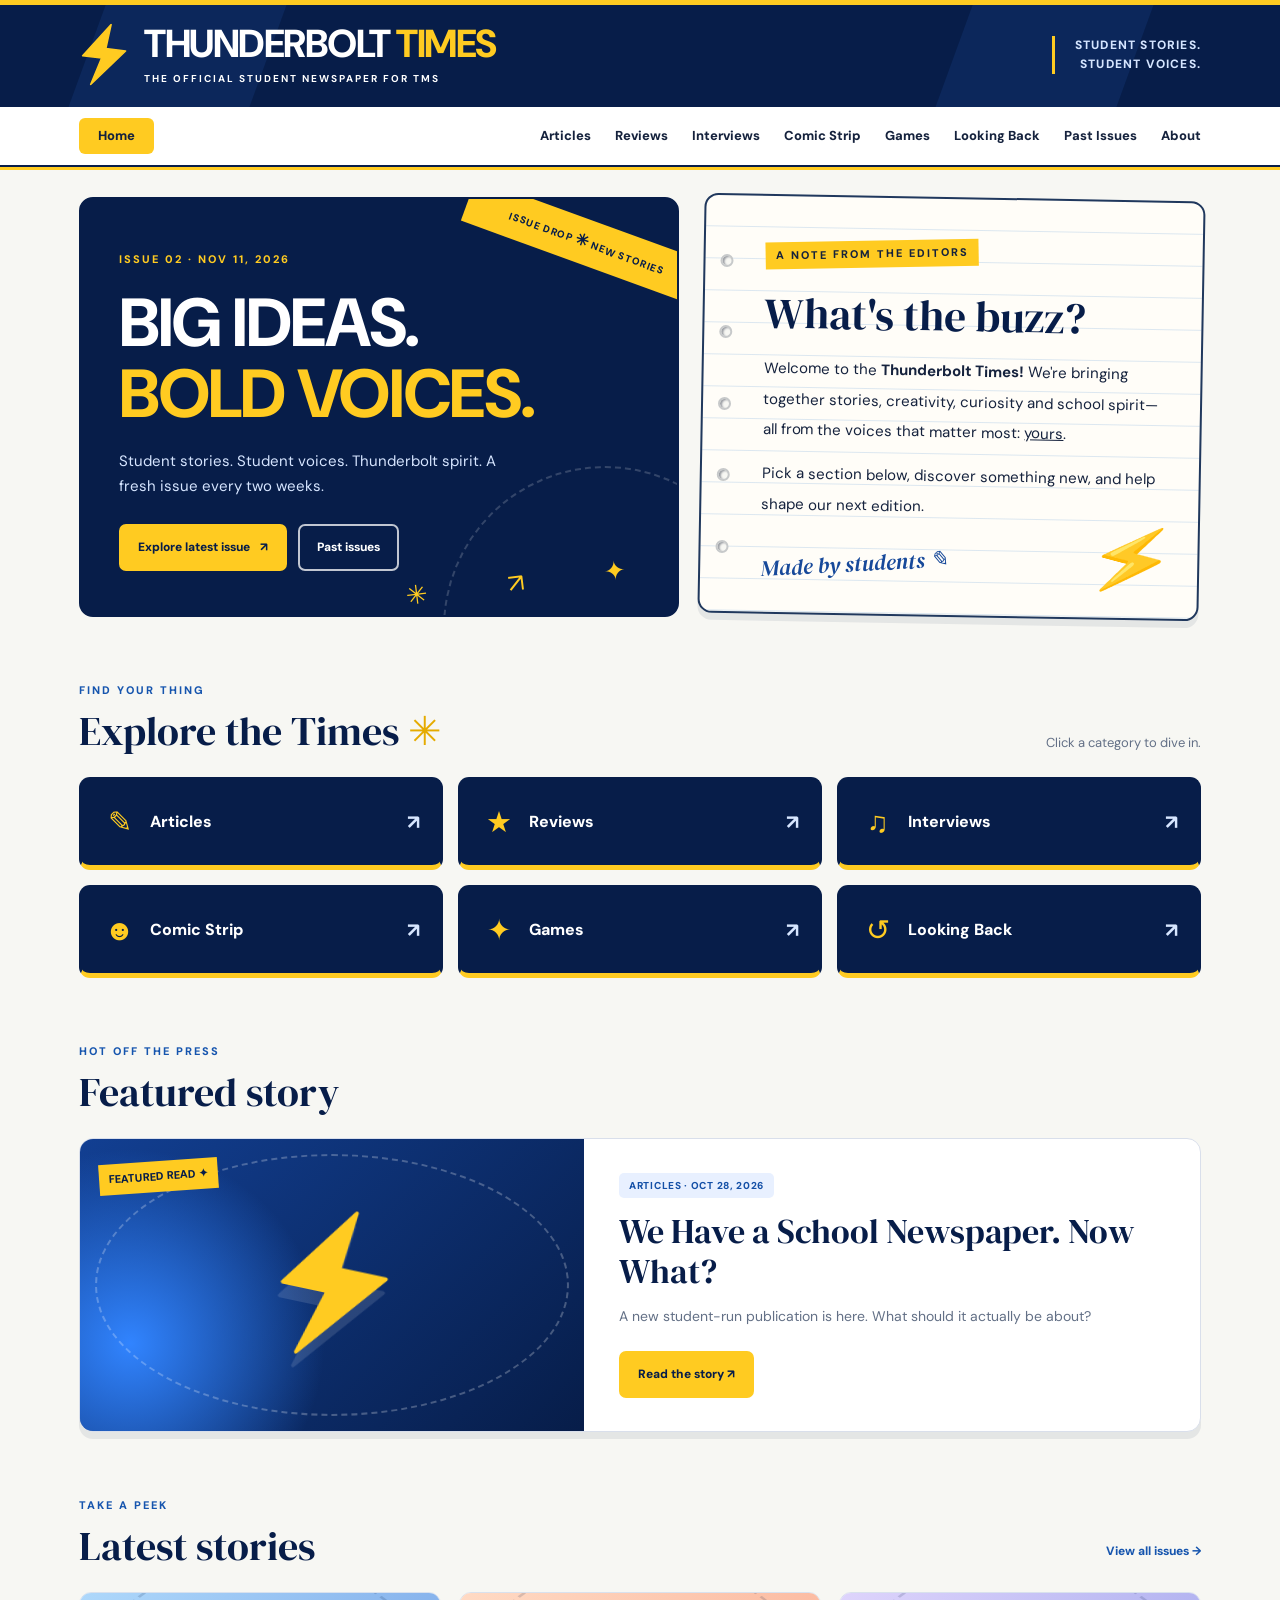
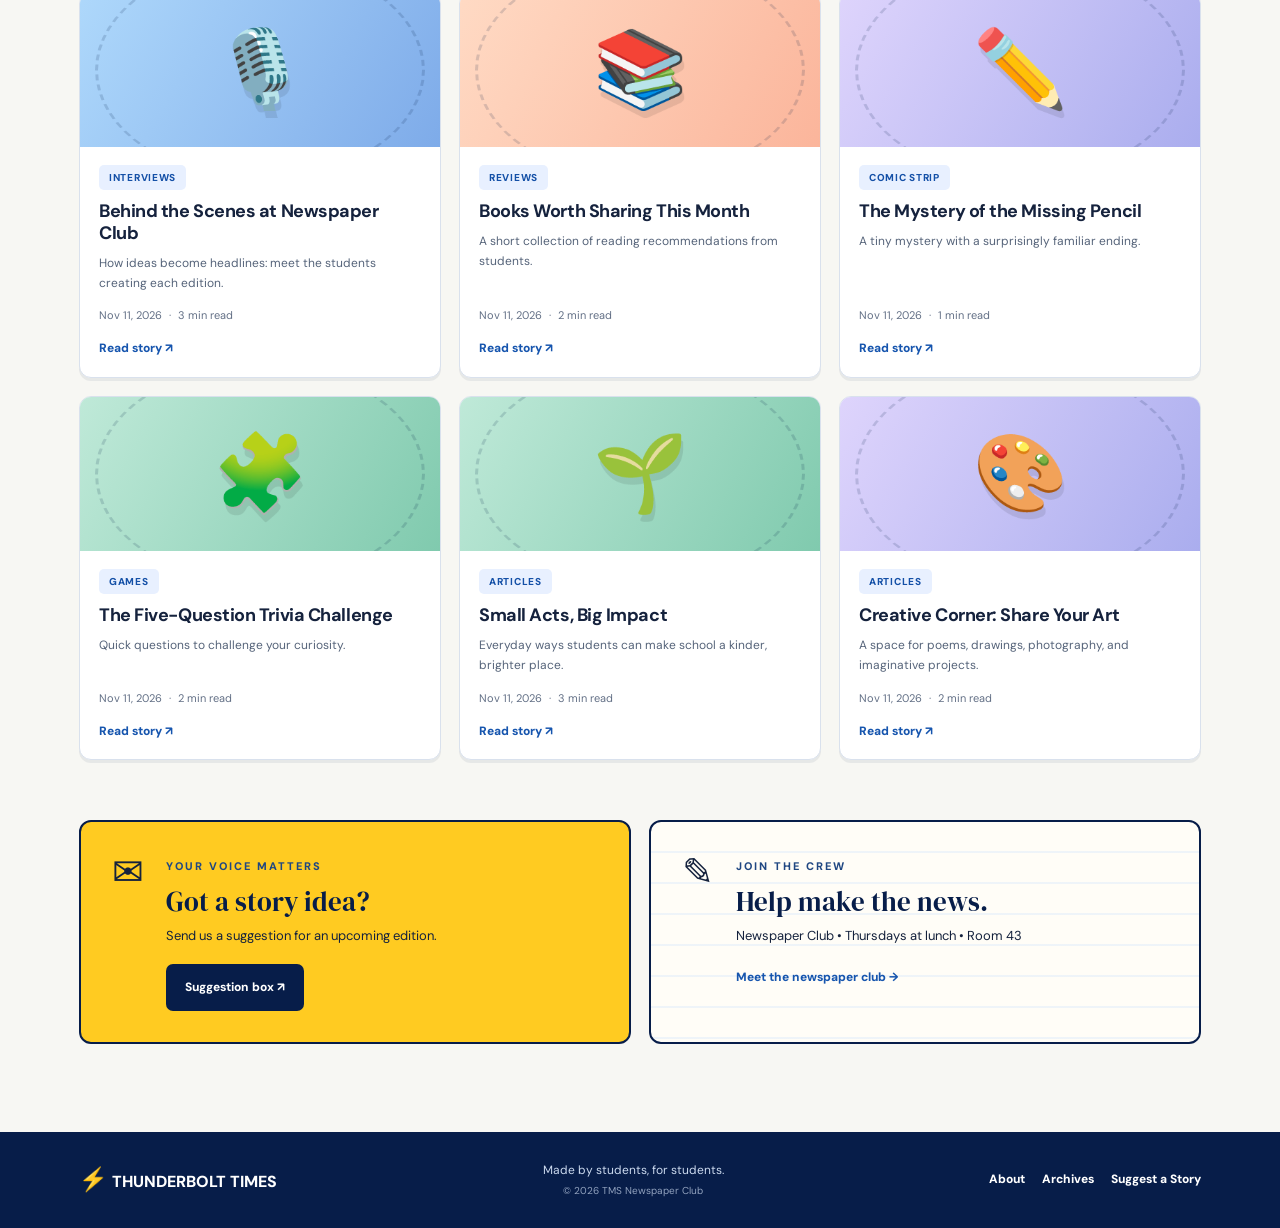
<file: index.html>
<!doctype html>
<html lang="en">
<head>
  <meta charset="utf-8">
  <meta name="viewport" content="width=device-width, initial-scale=1">
  <meta name="theme-color" content="#071d49">
  <meta name="description" content="Thunderbolt Times — student stories told by student voices, the TMS student newspaper.">
  <title>Thunderbolt Times | Student Stories. Student Voices.</title>
  <link rel="icon" href="assets/favicon.svg" type="image/svg+xml">
  <link rel="stylesheet" href="css/styles.css">
  <script defer src="js/content.js"></script>
  <script defer src="js/site.js"></script>
</head>
<body data-page="home">
  <header id="site-header"></header>
  <main id="app"></main>
  <footer id="site-footer"></footer>
</body>
</html>
</file>
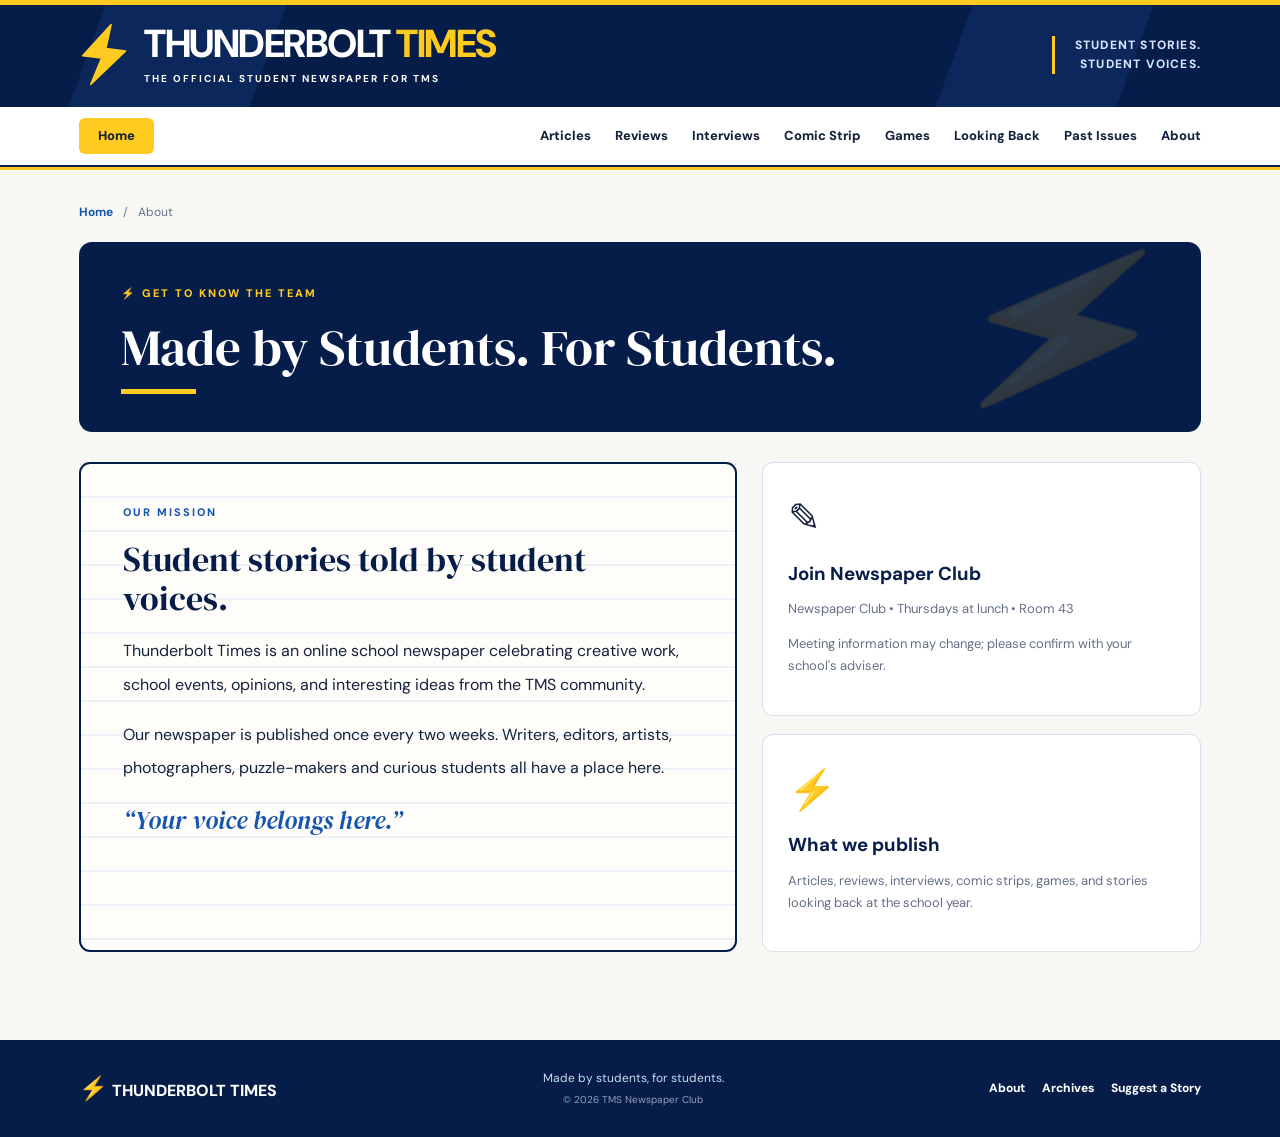
<file: about.html>
<!doctype html>
<html lang="en">
<head>
  <meta charset="utf-8">
  <meta name="viewport" content="width=device-width, initial-scale=1">
  <meta name="theme-color" content="#071d49">
  <meta name="description" content="Thunderbolt Times — student stories told by student voices, the TMS student newspaper.">
  <title>Thunderbolt Times | Student Stories. Student Voices.</title>
  <link rel="icon" href="assets/favicon.svg" type="image/svg+xml">
  <link rel="stylesheet" href="css/styles.css">
  <script defer src="js/content.js"></script>
  <script defer src="js/site.js"></script>
</head>
<body data-page="about">
  <header id="site-header"></header>
  <main id="app"></main>
  <footer id="site-footer"></footer>
</body>
</html>
</file>
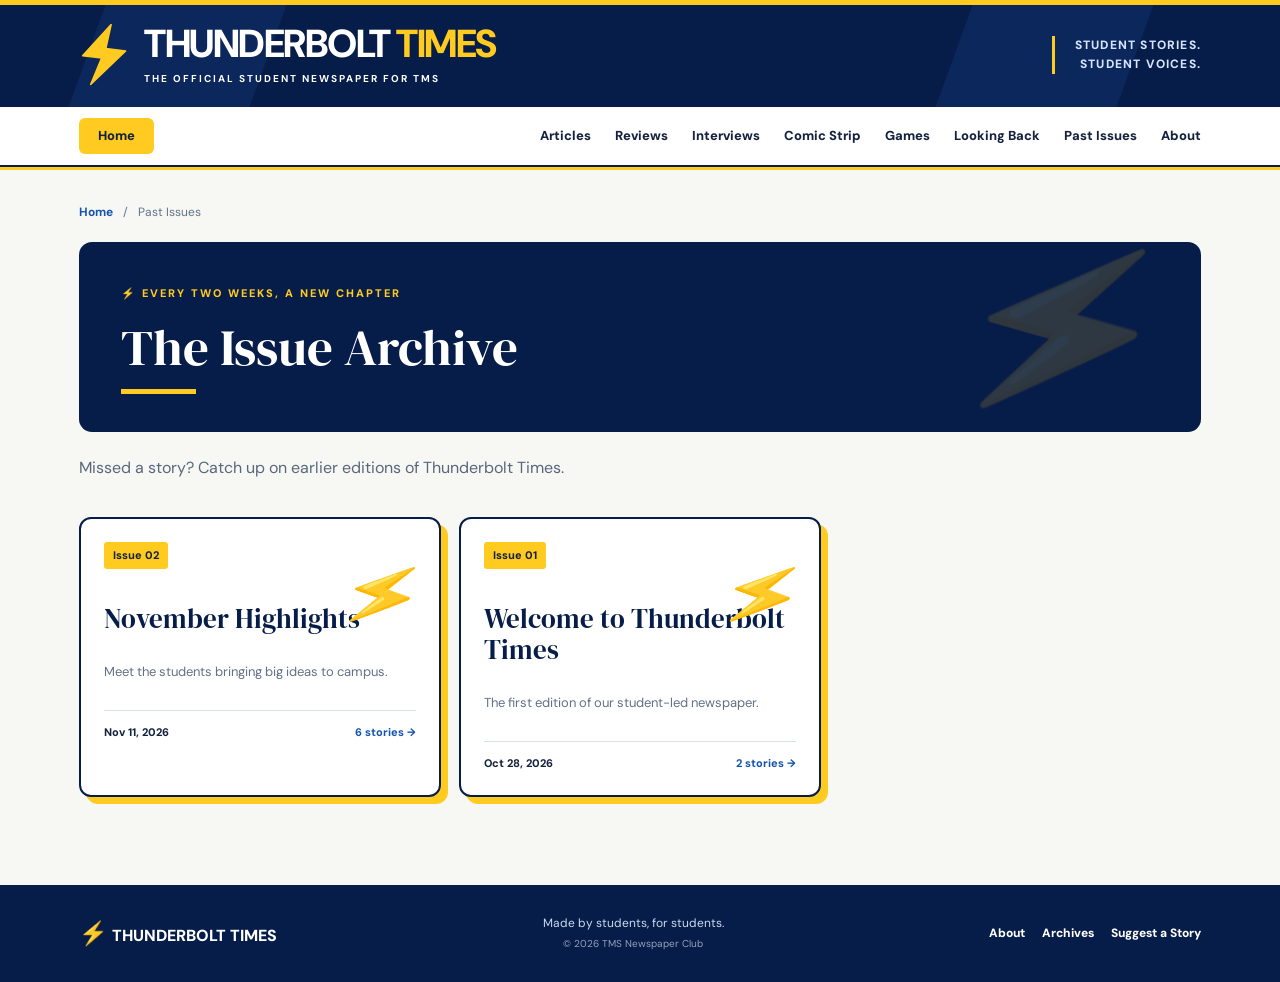
<file: archive.html>
<!doctype html>
<html lang="en">
<head>
  <meta charset="utf-8">
  <meta name="viewport" content="width=device-width, initial-scale=1">
  <meta name="theme-color" content="#071d49">
  <meta name="description" content="Thunderbolt Times — student stories told by student voices, the TMS student newspaper.">
  <title>Thunderbolt Times | Student Stories. Student Voices.</title>
  <link rel="icon" href="assets/favicon.svg" type="image/svg+xml">
  <link rel="stylesheet" href="css/styles.css">
  <script defer src="js/content.js"></script>
  <script defer src="js/site.js"></script>
</head>
<body data-page="archive">
  <header id="site-header"></header>
  <main id="app"></main>
  <footer id="site-footer"></footer>
</body>
</html>
</file>
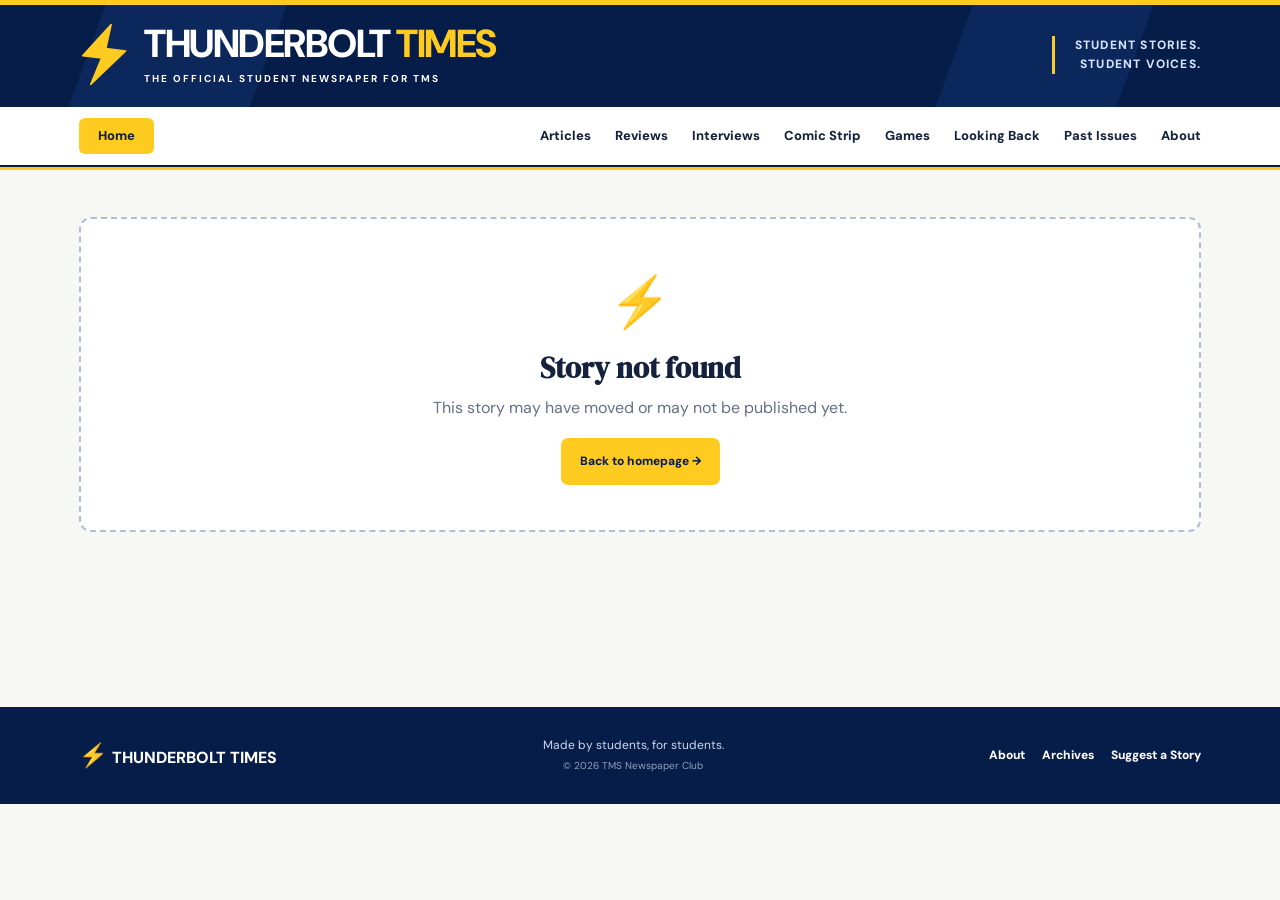
<file: article.html>
<!doctype html>
<html lang="en">
<head>
  <meta charset="utf-8">
  <meta name="viewport" content="width=device-width, initial-scale=1">
  <meta name="theme-color" content="#071d49">
  <meta name="description" content="Thunderbolt Times — student stories told by student voices, the TMS student newspaper.">
  <title>Thunderbolt Times | Student Stories. Student Voices.</title>
  <link rel="icon" href="assets/favicon.svg" type="image/svg+xml">
  <link rel="stylesheet" href="css/styles.css">
  <script defer src="js/content.js"></script>
  <script defer src="js/site.js"></script>
</head>
<body data-page="article">
  <header id="site-header"></header>
  <main id="app"></main>
  <footer id="site-footer"></footer>
</body>
</html>
</file>
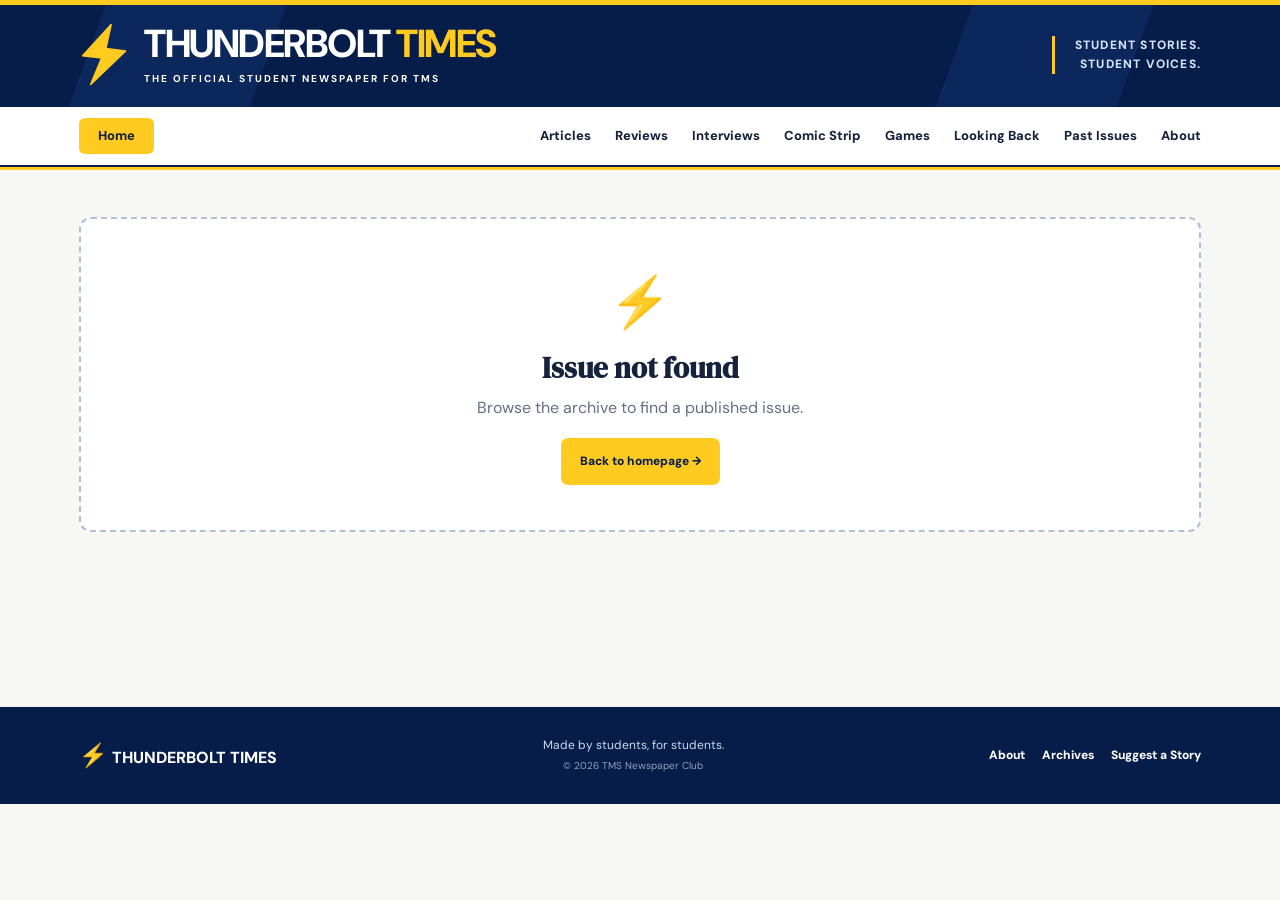
<file: issue.html>
<!doctype html>
<html lang="en">
<head>
  <meta charset="utf-8">
  <meta name="viewport" content="width=device-width, initial-scale=1">
  <meta name="theme-color" content="#071d49">
  <meta name="description" content="Thunderbolt Times — student stories told by student voices, the TMS student newspaper.">
  <title>Thunderbolt Times | Student Stories. Student Voices.</title>
  <link rel="icon" href="assets/favicon.svg" type="image/svg+xml">
  <link rel="stylesheet" href="css/styles.css">
  <script defer src="js/content.js"></script>
  <script defer src="js/site.js"></script>
</head>
<body data-page="issue">
  <header id="site-header"></header>
  <main id="app"></main>
  <footer id="site-footer"></footer>
</body>
</html>
</file>
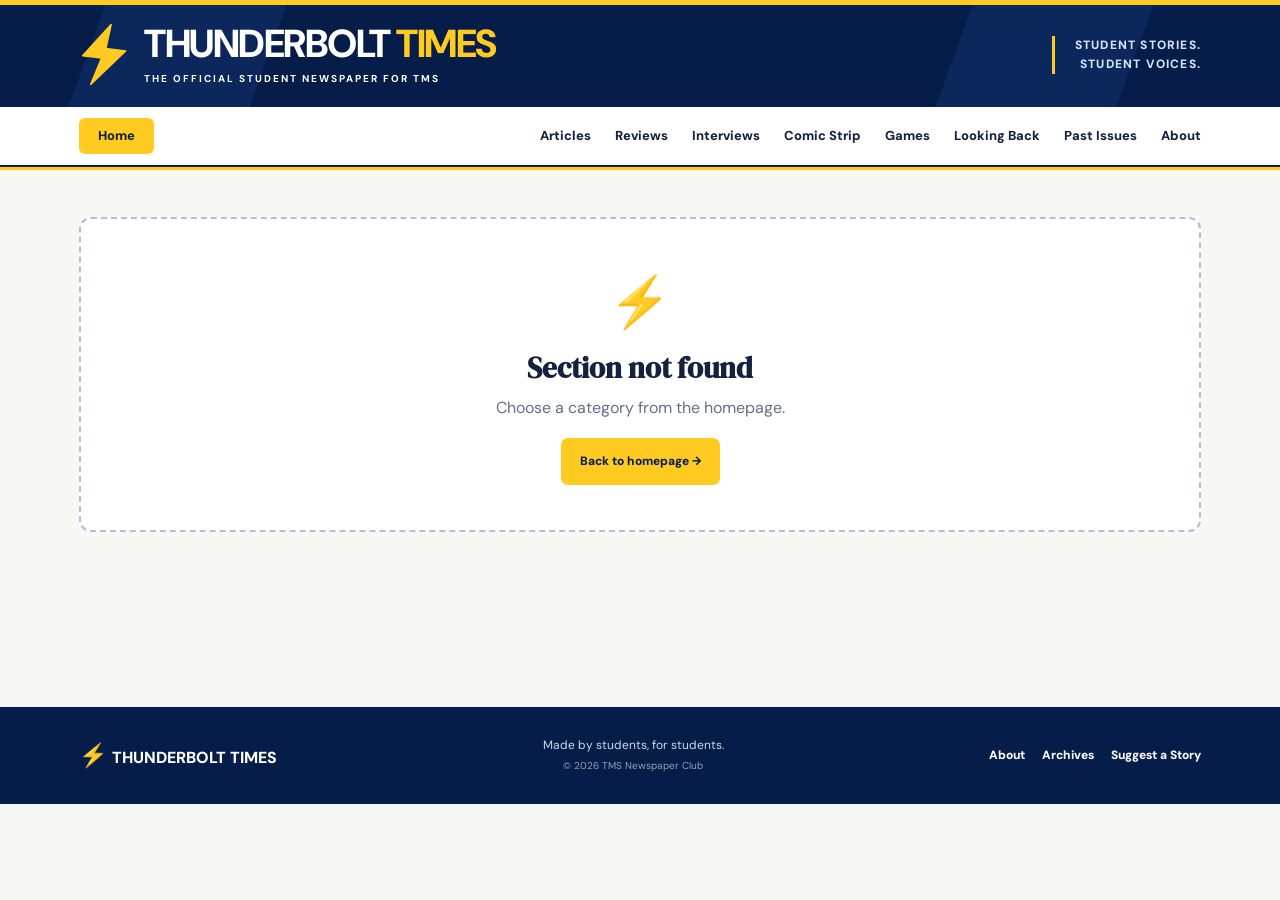
<file: section.html>
<!doctype html>
<html lang="en">
<head>
  <meta charset="utf-8">
  <meta name="viewport" content="width=device-width, initial-scale=1">
  <meta name="theme-color" content="#071d49">
  <meta name="description" content="Thunderbolt Times — student stories told by student voices, the TMS student newspaper.">
  <title>Thunderbolt Times | Student Stories. Student Voices.</title>
  <link rel="icon" href="assets/favicon.svg" type="image/svg+xml">
  <link rel="stylesheet" href="css/styles.css">
  <script defer src="js/content.js"></script>
  <script defer src="js/site.js"></script>
</head>
<body data-page="section">
  <header id="site-header"></header>
  <main id="app"></main>
  <footer id="site-footer"></footer>
</body>
</html>
</file>
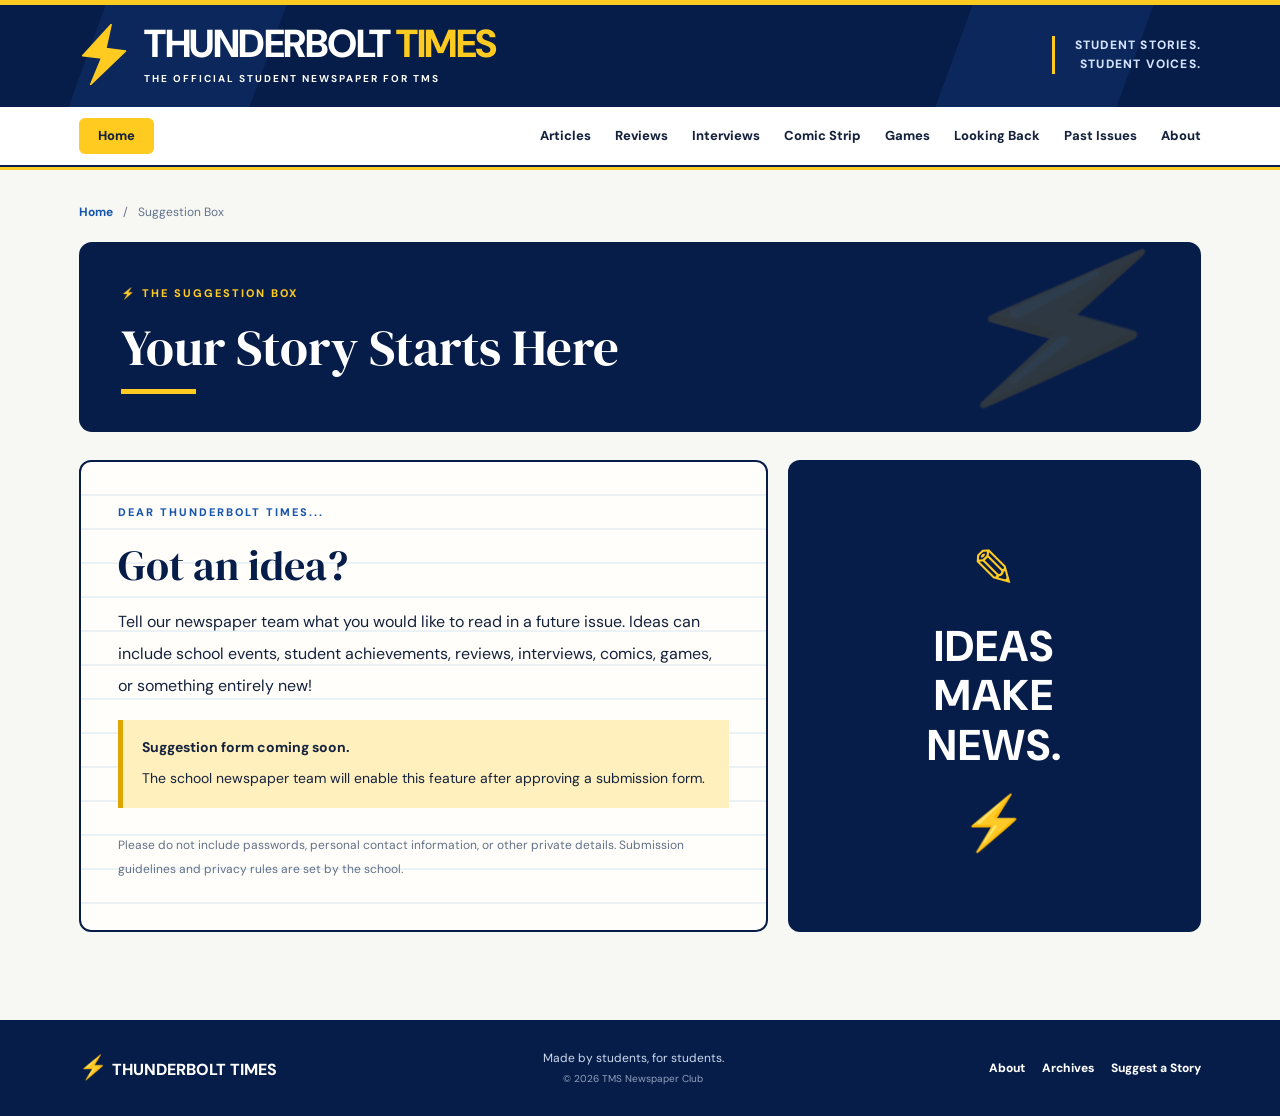
<file: submit.html>
<!doctype html>
<html lang="en">
<head>
  <meta charset="utf-8">
  <meta name="viewport" content="width=device-width, initial-scale=1">
  <meta name="theme-color" content="#071d49">
  <meta name="description" content="Thunderbolt Times — student stories told by student voices, the TMS student newspaper.">
  <title>Thunderbolt Times | Student Stories. Student Voices.</title>
  <link rel="icon" href="assets/favicon.svg" type="image/svg+xml">
  <link rel="stylesheet" href="css/styles.css">
  <script defer src="js/content.js"></script>
  <script defer src="js/site.js"></script>
</head>
<body data-page="submit">
  <header id="site-header"></header>
  <main id="app"></main>
  <footer id="site-footer"></footer>
</body>
</html>
</file>
<file: css/styles.css>
@import url('https://fonts.googleapis.com/css2?family=DM+Sans:wght@400;500;600;700;800&family=DM+Serif+Display:ital@0;1&display=swap');
:root{--navy:#071d49;--navy2:#123a80;--blue:#1655ae;--yellow:#ffcb21;--paper:#fffaf0;--cream:#f7f3e9;--ink:#15223d;--muted:#637086;--line:#d9dfeb;--max:1170px;--radius:14px;--shadow:0 7px 0 rgba(7,29,73,.08)}
*{box-sizing:border-box}html{scroll-behavior:smooth}body{margin:0;color:var(--ink);background:#f7f7f3;font-family:'DM Sans',Arial,sans-serif;line-height:1.55}body:before{content:"";height:5px;position:fixed;left:0;right:0;top:0;background:var(--yellow);z-index:30}a{color:inherit;text-decoration:none}button{font:inherit}a:focus-visible,button:focus-visible{outline:3px solid #ff9a00;outline-offset:4px}img{max-width:100%}main{max-width:var(--max);margin:0 auto;padding:30px 24px 88px;min-height:60vh}h1,h2,h3,p{margin-top:0}h1,h2,h3{line-height:1.15}p{line-height:1.68}svg{display:block}
.masthead{background:var(--navy);color:white;position:relative;overflow:hidden}.masthead:before,.masthead:after{content:"";position:absolute;transform:rotate(20deg);height:250px;width:170px;background:rgba(48,118,221,.12);top:-95px}.masthead:before{left:8%}.masthead:after{right:11%}.mast-inner{max-width:var(--max);padding:23px 24px 20px;margin:auto;display:flex;justify-content:space-between;align-items:center;gap:20px;position:relative;z-index:1}.brand{display:flex;align-items:center;gap:16px;color:white}.brand-bolt{width:49px;color:var(--yellow);transform:rotate(7deg)}.brand strong{font-size:clamp(21px,3.8vw,39px);font-weight:800;line-height:1;letter-spacing:-1.5px;display:block}.brand strong em{font-style:normal;color:var(--yellow)}.brand small{letter-spacing:2px;font-weight:700;font-size:10px;display:block;margin-top:8px}.mast-tag{color:#d5e5ff;text-align:right;font-weight:800;font-size:12px;letter-spacing:1.2px;border-left:3px solid var(--yellow);padding-left:20px;line-height:1.6}.nav-wrap{background:white;border-bottom:2px solid var(--navy);box-shadow:0 3px 0 var(--yellow)}.navigation{max-width:var(--max);padding:0 24px;margin:auto;display:flex;align-items:center;justify-content:space-between;gap:18px;min-height:58px}.nav-links{display:flex;align-items:center;gap:clamp(9px,2vw,24px)}.navigation a{font-size:13px;font-weight:800;white-space:nowrap}.navigation a:hover,.navigation a:focus-visible{color:#1450ac}.nav-home{padding:8px 19px;background:var(--yellow);border-radius:6px}.menu-toggle{display:none;background:white;border:2px solid var(--navy);border-radius:7px;padding:6px 12px;font-weight:800;color:var(--navy);cursor:pointer}
.hero-grid{display:grid;grid-template-columns:1.09fr .91fr;gap:22px}.hero-left{position:relative;min-height:420px;background:var(--navy);color:white;border:2px solid var(--navy);border-radius:var(--radius);padding:38px;overflow:hidden}.hero-left:after{content:"";position:absolute;height:320px;width:320px;border:2px dashed rgba(255,255,255,.18);border-radius:50%;right:-90px;bottom:-175px}.paper-mark{position:absolute;right:-36px;top:21px;background:var(--yellow);color:var(--navy);font-weight:800;font-size:10px;letter-spacing:1px;transform:rotate(20deg);padding:10px 44px}.paper-mark span{font-size:16px}.hero-kicker,.eyebrow{font-size:11px;font-weight:800;letter-spacing:2px;text-transform:uppercase}.hero-kicker{color:var(--yellow);display:block;margin-top:14px}.hero-left h1{font-size:clamp(40px,5.5vw,68px);line-height:1.04;letter-spacing:-2.3px;margin:20px 0 19px;font-weight:800}.hero-left h1 em{font-style:normal;color:var(--yellow)}.hero-left>p{max-width:380px;color:#d6e5ff;font-size:15px}.hero-actions{display:flex;flex-wrap:wrap;gap:11px;margin-top:25px}.btn{display:inline-flex;align-items:center;justify-content:center;gap:10px;padding:12px 17px;border-radius:7px;font-weight:800;font-size:12px;border:2px solid transparent;cursor:pointer;transition:transform .18s,background .18s}.btn:hover{transform:translateY(-2px)}.btn-primary{background:var(--yellow);color:var(--navy);border-color:var(--yellow)}.btn-outline{border-color:var(--navy);color:var(--navy);background:white}.hero-left .btn-outline{color:white;border-color:rgba(255,255,255,.75);background:transparent}.btn-dark{background:var(--navy);color:white}.hero-doodles{position:absolute;bottom:13px;right:35px;color:var(--yellow);font-size:26px;letter-spacing:15px;transform:rotate(-7deg)}.hero-paper{background:repeating-linear-gradient(to bottom,#fffdf8,#fffdf8 30px,#dce7f0 31px,#fffdf8 32px);border:2px solid #20385d;border-radius:var(--radius);box-shadow:var(--shadow);position:relative;padding:43px 38px 28px 60px;transform:rotate(1deg);min-height:420px}.paper-punches{position:absolute;left:15px;top:0;bottom:0;display:flex;flex-direction:column;justify-content:space-evenly}.paper-punches span{height:13px;width:13px;border:2px solid #c7c9ca;border-radius:50%;background:#f7f7f3;box-shadow:inset 2px 1px 2px #9b9ea4}.note-intro{font-size:11px;font-weight:800;letter-spacing:2px;background:var(--yellow);padding:5px 10px;display:inline-block;transform:rotate(-2deg)}.hero-paper h2{font-family:'DM Serif Display',Georgia,serif;font-size:clamp(29px,3.5vw,43px);font-weight:400;margin:22px 0 16px;color:var(--navy)}.hero-paper p{font-size:15px;line-height:2.02;margin:0 0 14px}.handwritten{display:inline-block;color:#17499a;font-family:'DM Serif Display',serif;font-style:italic;font-size:22px;transform:rotate(-4deg);margin-top:12px}.note-bolt{color:#f2b400;position:absolute;right:23px;bottom:4px;font-size:69px;transform:rotate(14deg)}
.homepage-section{margin-top:60px}.section-title{display:flex;align-items:end;justify-content:space-between;gap:20px;margin-bottom:23px}.section-title h2{font-family:'DM Serif Display',Georgia,serif;font-weight:400;color:var(--navy);font-size:clamp(27px,3.5vw,40px);margin:6px 0 0}.section-title p{font-size:13px;color:var(--muted);margin:0}.eyebrow{color:var(--blue)}.accent-star{color:#e5ab00}.category-grid{display:grid;grid-template-columns:repeat(3,1fr);gap:15px}.category-tile{position:relative;display:flex;align-items:center;gap:13px;padding:23px 21px;min-height:93px;background:var(--navy);color:white;border:2px solid var(--navy);border-bottom:5px solid var(--yellow);border-radius:11px;transition:transform .16s,box-shadow .16s}.category-tile:hover{transform:translateY(-4px);box-shadow:0 8px 18px rgba(7,29,73,.19)}.tile-icon{color:var(--yellow);font-size:29px;min-width:35px;text-align:center;line-height:1}.category-tile>span:nth-child(2){font-size:16px;font-weight:800}.tile-arrow{margin-left:auto;color:#d7e6ff;font-weight:800;font-size:20px}.featured-story{display:grid;grid-template-columns:.9fr 1.1fr;background:white;border:1px solid var(--line);border-radius:14px;overflow:hidden;box-shadow:var(--shadow)}.feature-art{background:radial-gradient(circle at 10% 70%,#3184ff,transparent 39%),linear-gradient(135deg,#123f92,#071d49);min-height:278px;display:flex;align-items:center;justify-content:center;position:relative;overflow:hidden}.feature-art:before{content:"";position:absolute;inset:15px;border:2px dashed rgba(255,255,255,.25);border-radius:50%}.feature-bolt{color:var(--yellow);width:117px;transform:rotate(12deg);filter:drop-shadow(0 14px 0 rgba(255,255,255,.12))}.feature-art>span{position:absolute;top:22px;left:19px;background:var(--yellow);color:var(--navy);font-weight:800;font-size:11px;transform:rotate(-4deg);padding:7px 10px}.feature-text{padding:33px 35px}.pill,.story-label{display:inline-block;background:#e8f0ff;color:#1450a7;padding:5px 10px;border-radius:5px;font-size:10px;letter-spacing:.7px;text-transform:uppercase;font-weight:800}.feature-text h3{font-family:'DM Serif Display',Georgia,serif;color:var(--navy);font-weight:400;font-size:34px;margin:14px 0}.feature-text p{font-size:14px;color:var(--muted);margin-bottom:23px}.stories-grid{display:grid;grid-template-columns:repeat(3,minmax(0,1fr));gap:18px}.story-card{background:white;border:1px solid #d9e1ed;border-radius:12px;overflow:hidden;display:flex;flex-direction:column;box-shadow:0 3px 0 rgba(7,29,73,.07);transition:transform .16s}.story-card:hover{transform:translateY(-4px)}.card-image{height:154px;display:block;overflow:hidden}.card-image img{height:100%;width:100%;object-fit:cover}.art-placeholder,.article-art{height:100%;display:flex;align-items:center;justify-content:center;position:relative;overflow:hidden}.art-placeholder>span{font-size:76px;filter:drop-shadow(2px 7px 0 rgba(0,0,0,.09));position:relative;z-index:1}.art-scribble{width:220px;height:220px;position:absolute;border:2px dashed rgba(4,30,72,.15);border-radius:50%;transform:scaleX(1.5)}.theme-electric{background:linear-gradient(120deg,#ffdd61,#ffbc1e)}.theme-sky{background:linear-gradient(120deg,#aed8fb,#7eabe9)}.theme-peach{background:linear-gradient(120deg,#ffdac4,#fbb59b)}.theme-lavender{background:linear-gradient(120deg,#ded4fc,#aaadee)}.theme-mint{background:linear-gradient(120deg,#bfe9d8,#80caae)}.theme-gold{background:linear-gradient(120deg,#fae5ac,#e6c578)}.story-content{padding:18px 19px 19px;display:flex;flex-direction:column;flex:1;align-items:start}.story-content h3{font-size:18px;letter-spacing:-.45px;margin:11px 0 8px;line-height:1.22}.story-content h3 a:hover{color:var(--blue)}.story-content p{font-size:12px;color:#56647a;margin:0 0 14px}.story-meta{color:var(--muted);font-size:11px;margin-top:auto}.story-meta span{padding:0 4px}.text-link,.view-all{color:var(--blue);font-weight:800;font-size:12px}.story-content .text-link{margin-top:15px}.view-all{margin-bottom:8px}.callout-grid{display:grid;grid-template-columns:1fr 1fr;gap:18px;margin-top:60px}.callout{display:flex;gap:22px;border-radius:12px;padding:31px;border:2px solid var(--navy);min-height:220px}.callout-yellow{background:var(--yellow)}.callout-paper{background:repeating-linear-gradient(#fffdf7,#fffdf7 29px,#deebfa 30px,#fffdf7 31px)}.callout .eyebrow{color:#204782}.callout-icon{font-size:38px;line-height:1}.callout h2{font-family:'DM Serif Display',Georgia,serif;font-weight:400;color:var(--navy);font-size:27px;margin:8px 0}.callout p{font-size:13px;margin-bottom:17px}
.breadcrumbs{display:flex;flex-wrap:wrap;align-items:center;gap:10px;font-size:12px;color:#63738c;margin:6px 0 20px}.breadcrumbs a{color:var(--blue);font-weight:700}.breadcrumbs span[aria-current]{max-width:450px;overflow:hidden;text-overflow:ellipsis;white-space:nowrap}.page-banner{background:var(--navy);padding:38px 42px;color:white;border-radius:13px;position:relative;overflow:hidden}.page-banner:after{content:'⚡';position:absolute;right:29px;top:-50px;font-size:175px;color:rgba(255,203,33,.16);transform:rotate(16deg)}.page-banner .eyebrow{color:var(--yellow)}.page-banner h1{font-family:'DM Serif Display',Georgia,serif;font-size:clamp(32px,5vw,51px);font-weight:400;margin:13px 0;position:relative;z-index:1}.underline{display:block;background:var(--yellow);height:5px;width:75px}.section-description{max-width:750px;font-size:16px;color:#59677d;margin:23px 0 24px}.topic-tabs{display:flex;flex-wrap:wrap;gap:9px;padding:4px 0 25px;margin-bottom:30px;border-bottom:1px solid #dae0e8}.topic-tab{border:1px solid #a9bad1;border-radius:30px;padding:9px 16px;font-size:12px;font-weight:800;color:var(--navy);background:white}.topic-tab:hover,.topic-tab.active{background:var(--yellow);border-color:var(--yellow)}.empty{text-align:center;background:white;border:2px dashed #b0bfd6;border-radius:12px;padding:45px 25px;margin:20px 0}.empty h3{font-family:'DM Serif Display',serif;font-size:29px;margin:10px 0}.empty p{color:var(--muted)}.empty-bolt{font-size:50px}.issues-grid{display:grid;grid-template-columns:repeat(3,1fr);gap:18px;margin-top:35px}.issue-card{display:block;background:white;border-radius:12px;border:2px solid var(--navy);padding:23px;position:relative;min-height:260px;box-shadow:7px 7px 0 var(--yellow);overflow:hidden;transition:transform .15s}.issue-card:hover{transform:translateY(-4px)}.issue-number{background:var(--yellow);font-size:11px;font-weight:800;display:inline-block;padding:5px 9px;border-radius:3px}.issue-icon{font-size:65px;position:absolute;top:25px;right:16px;color:var(--yellow);transform:rotate(20deg)}.issue-card h3{font-family:'DM Serif Display',Georgia,serif;color:var(--navy);font-size:27px;font-weight:400;margin-top:34px}.issue-card p{font-size:13px;color:var(--muted)}.issue-bottom{border-top:1px solid var(--line);display:flex;justify-content:space-between;margin-top:27px;padding-top:13px;font-size:11px;font-weight:800}.issue-bottom span{color:var(--blue)}
.article-layout{display:grid;grid-template-columns:minmax(0,1fr) 280px;gap:25px}.full-article{background:white;border:1px solid #dfe5ed;border-radius:12px;overflow:hidden}.article-heading{padding:36px 39px 27px}.article-heading h1{font-family:'DM Serif Display',Georgia,serif;color:var(--navy);font-size:clamp(37px,5vw,53px);font-weight:400;margin:15px 0 13px}.article-deck{font-size:17px;color:#637087;margin-bottom:22px;max-width:670px}.article-byline{display:flex;flex-wrap:wrap;gap:8px;color:#68768b;font-size:12px}.article-byline strong{color:var(--navy)}.article-art{height:320px;flex-direction:column}.article-art>span{font-size:140px;line-height:1.3;filter:drop-shadow(8px 12px 0 rgba(0,0,0,.09))}.art-caption{font-size:11px;letter-spacing:3px;font-weight:800;color:#163870;opacity:.8}.article-hero-image img{display:block;width:100%;max-height:465px;object-fit:cover}.article-body{padding:35px 45px 26px;font-family:Georgia,serif;font-size:18px;line-height:1.82;color:#26334c}.article-body p{margin-bottom:24px}.article-body h2{font-family:'DM Serif Display',Georgia,serif;color:var(--navy);font-weight:400;font-size:30px;margin:33px 0 15px}.article-body h3{color:var(--navy);font-size:23px}.article-body blockquote{font-family:'DM Serif Display',Georgia,serif;font-style:italic;font-size:27px;line-height:1.35;border-left:6px solid var(--yellow);margin:32px 0;padding:6px 0 6px 21px}.article-body li{margin:8px 0}.article-body figure{margin:24px 0}.article-body figure img{width:100%;border-radius:6px}.article-body figcaption{font-family:'DM Sans',sans-serif;font-size:12px;color:var(--muted)}.article-end{border-top:1px dashed var(--line);margin:0 40px;padding:24px 0;display:flex;justify-content:space-between;align-items:center;gap:14px;font-size:14px;font-weight:800;color:var(--navy)}.article-back{padding:0 40px 34px}.article-sidebar{display:flex;flex-direction:column;gap:16px}.sidebar-box{padding:21px;background:white;border:1px solid var(--line);border-radius:10px}.sidebar-box h3{font-size:14px;color:var(--navy);margin:0 0 13px}.sidebar-box h3 span{color:#e3aa00}.sidebar-box p{font-size:13px;color:var(--muted)}.sidebar-link{color:var(--blue);font-weight:800;font-size:12px}.related-link{display:flex;gap:9px;padding:12px 0;border-top:1px solid var(--line);font-weight:800;font-size:12px;line-height:1.4}.related-link small{display:block;font-weight:500;margin-top:4px;color:var(--muted)}.related-emoji{background:var(--paper);border-radius:7px;width:49px;min-width:49px;height:49px;display:grid;place-items:center;font-size:26px}.sidebar-suggest{background:var(--paper);border:2px solid var(--yellow)}.sidebar-suggest>span{font-size:38px}
.info-grid{display:grid;grid-template-columns:1.2fr .8fr;gap:25px;margin-top:30px}.notebook-info{background:repeating-linear-gradient(#fffdfa,#fffdfa 32px,#dce7f3 33px,#fffdfa 34px);padding:35px 42px;border:2px solid var(--navy);border-radius:11px}.notebook-info h2{font-family:'DM Serif Display',Georgia,serif;font-weight:400;font-size:34px;margin:16px 0;color:var(--navy)}.notebook-info p{line-height:2.1}.quote-line{font-family:'DM Serif Display',Georgia,serif;color:var(--blue);font-size:25px;font-style:italic}.info-aside{display:flex;flex-direction:column;gap:18px}.info-card{background:white;border:1px solid var(--line);border-radius:11px;padding:25px}.large-emoji{font-size:39px}.info-card h3{color:var(--navy);margin:14px 0}.info-card p{font-size:13px;color:var(--muted)}.submit-layout{display:grid;grid-template-columns:1.25fr .75fr;gap:20px;margin-top:28px}.submit-paper{background:repeating-linear-gradient(#fffefa,#fffefa 32px,#d7e6f2 33px,#fffefa 34px);border:2px solid var(--navy);border-radius:12px;padding:37px}.submit-paper h2{font-family:'DM Serif Display',Georgia,serif;color:var(--navy);font-size:42px;font-weight:400;margin:17px 0}.submit-paper>p{line-height:2}.form-not-configured{background:#fff0bd;border-left:5px solid #e0a500;padding:17px 19px;margin-top:18px;font-size:14px}.form-not-configured p{margin:8px 0 0}.privacy-note{font-size:12px;color:var(--muted);margin-top:25px}.submit-decoration{background:var(--navy);border-radius:12px;color:var(--yellow);display:flex;flex-direction:column;align-items:center;justify-content:center;gap:12px;min-height:350px}.submit-decoration>span{font-size:53px}.submit-decoration>div{font-weight:800;font-size:43px;letter-spacing:1px;line-height:1.15;text-align:center;color:white}
#site-footer{background:var(--navy);color:white}#site-footer .footer-inside{max-width:var(--max);margin:auto;padding:28px 24px;display:flex;justify-content:space-between;align-items:center;gap:20px}.footer-brand{font-weight:800;font-size:16px;white-space:nowrap}.footer-brand span{color:var(--yellow);font-size:23px}.footer-inside p{color:#ccdaef;text-align:center;font-size:12px;margin:0}.footer-inside small{opacity:.7}.footer-inside>div{display:flex;gap:17px;font-size:12px;font-weight:800}.footer-inside a:hover{color:var(--yellow)}
@media(max-width:950px){.mast-tag{display:none}.nav-links{gap:10px}.navigation a{font-size:11px}.hero-left{padding:28px}.hero-paper{padding:38px 25px 25px 48px}.hero-paper p{font-size:13px}.stories-grid{grid-template-columns:repeat(2,minmax(0,1fr))}.article-layout{grid-template-columns:minmax(0,1fr) 240px}.category-tile{padding:20px 14px}.category-tile>span:nth-child(2){font-size:14px}}
@media(max-width:720px){main{padding:22px 17px 60px}.mast-inner{padding:19px 17px}.brand-bolt{width:31px;min-width:31px}.brand{gap:10px}.brand strong{font-size:clamp(19px,5.2vw,28px);letter-spacing:-.6px}.brand small{letter-spacing:.9px;font-size:8px}.navigation{padding:9px 17px;min-height:55px}.menu-toggle{display:block}.nav-links{display:none;position:absolute;top:100%;left:0;right:0;background:white;padding:15px 20px 23px;box-shadow:0 8px 15px #0b214028;z-index:20;flex-direction:column;align-items:stretch;gap:0;border-bottom:3px solid var(--yellow)}.nav-wrap{position:relative;z-index:10}.nav-links.open{display:flex}.nav-links a{padding:11px 6px;font-size:14px;border-bottom:1px solid var(--line)}.hero-grid,.featured-story,.callout-grid,.article-layout,.info-grid,.submit-layout{grid-template-columns:1fr}.hero-left{min-height:350px;padding:25px}.hero-left h1{font-size:clamp(41px,9vw,61px)}.hero-paper{min-height:330px;transform:rotate(0deg)}.category-grid{grid-template-columns:repeat(2,minmax(0,1fr));gap:10px}.category-tile{min-height:82px;padding:17px 12px;gap:5px}.tile-icon{font-size:23px;min-width:27px}.tile-arrow{font-size:16px}.homepage-section{margin-top:43px}.feature-art{min-height:210px}.feature-text{padding:25px}.stories-grid{gap:12px}.page-banner{padding:29px 25px}.issues-grid{grid-template-columns:repeat(2,1fr)}.article-heading{padding:27px 24px 20px}.article-art{height:250px}.article-art>span{font-size:105px}.article-body{padding:25px;font-size:17px}.article-end{margin:0 25px}.article-back{padding:0 25px 24px}.article-sidebar{display:grid;grid-template-columns:repeat(2,1fr)}.sidebar-suggest{grid-column:1/-1}#site-footer .footer-inside{flex-direction:column;text-align:center;gap:12px}#site-footer .footer-inside>div{flex-wrap:wrap;justify-content:center}}
@media(max-width:440px){.category-grid,.stories-grid,.issues-grid,.article-sidebar{grid-template-columns:1fr}.category-tile{min-height:70px;padding:14px 18px}.category-tile>span:nth-child(2){font-size:16px}.section-title{align-items:start}.section-title p{display:none}.hero-left h1{font-size:39px}.hero-paper{padding-right:20px}.callout{padding:23px;gap:13px}.article-end{align-items:flex-start;flex-direction:column}.sidebar-suggest{grid-column:auto}.brand strong{font-size:19px}.brand small{font-size:7px}}
@media(prefers-reduced-motion:reduce){*,*:before,*:after{scroll-behavior:auto!important;transition:none!important}}
</file>
